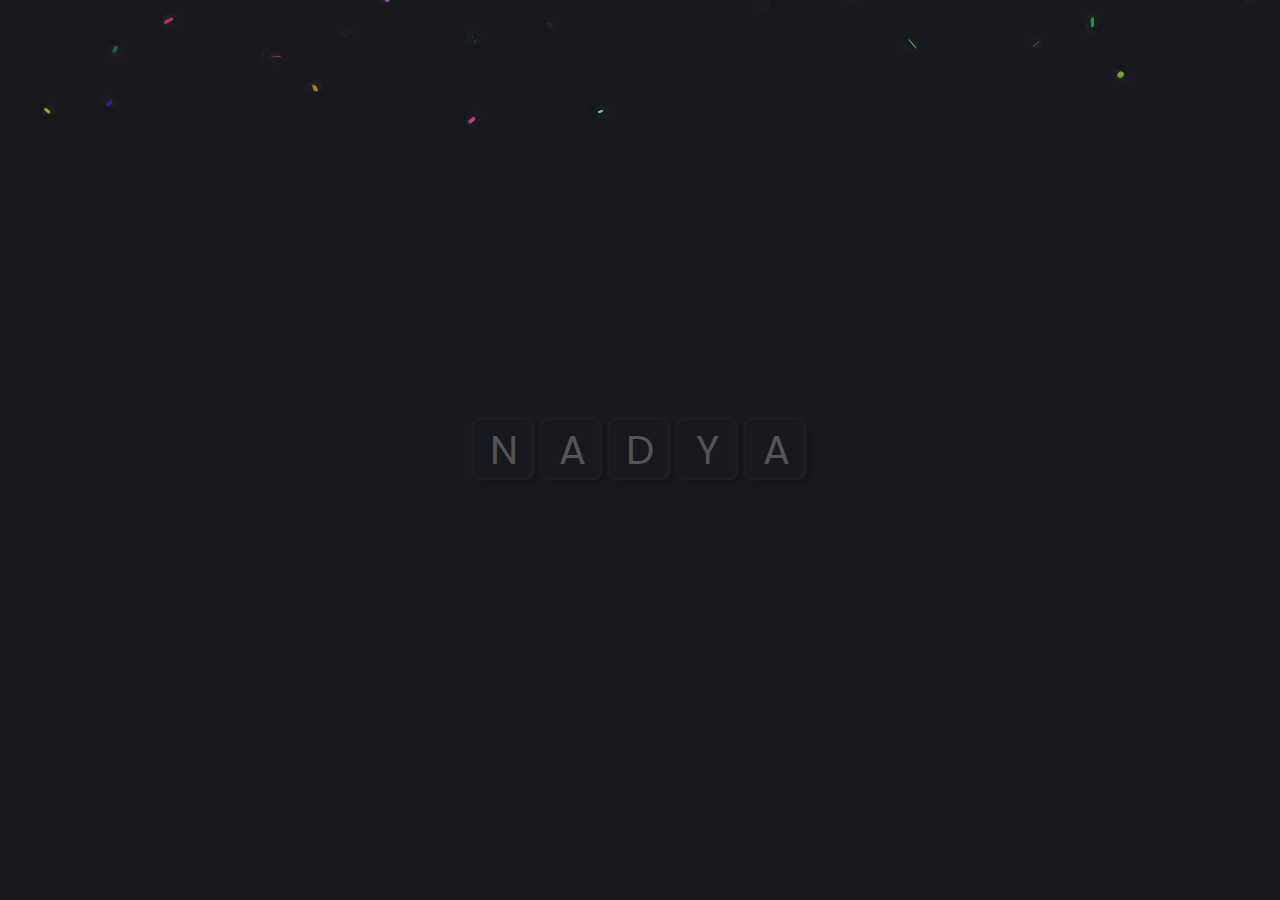
<file: index.html>
<!DOCTYPE html>
<html>

  <head>
    <meta charset="UTF-8">
    <meta content="width=device-width,minimum-scale=1,initial-scale=1" name="viewport" />
    <meta name="apple-mobile-web-app-capable" content="yes">
    <title>Dian Sandi Utama // Dista</title>
    <link rel="canonical" href="https://diansandiutama.github.io" />
    <meta name="description" content="Wajar, namanya juga manusia!" />
    <link rel="apple-touch-icon" sizes="180x180" href="/apple-touch-icon.png" />
    <link rel="icon" type="image/png" sizes="32x32" href="/favicon-32x32.png" />
    <link rel="icon" type="image/png" sizes="16x16" href="/favicon-16x16.png" />
    <link rel="shortcut icon" type="image/x-icon" href="favicon.ico" />
    <style>
    @import url('https://fonts.googleapis.com/css2?family=Poppins:wght@900&display=swap');

    * {
      padding: 0;
      margin: 0;
    }

    body {
      height: 100vh;
      background: #18191f;
      font-family: 'Poppins', sans-serif;
      display: flex;
      justify-content: center;
      align-items: center;
    }

    ul {
      position: relative;
      display: flex;
      justify-content: center;
      align-items: center;
    }

    li {
      list-style: none;
    }

    label {
      position: relative;
    }

    input[type="checkbox"] {
      position: absolute;
      opacity: 0;
      cursor: pointer;
      height: 60px;
      width: 60px;
      z-index: 1;
    }

    div {
      position: relative;
      height: 60px;
      width: 60px;
      background: #18191f;
      color: #555;
      display: flex;
      justify-content: center;
      align-items: center;
      font-size: 40px;
      cursor: pointer;
      margin: 0 4px;
      border-radius: 8px;
      box-shadow: -1px -1px 4px rgba(255, 255, 255, 0.05),
        4px 4px 6px rgba(0, 0, 0, 0.2),
        inset -1px -1px 4px rgba(255, 255, 255, 0.05),
        inset 1px 1px 1px rgba(0, 0, 0, 0.1);
    }

    /* div:before { 
   content: ""; 
   position: absolute; 
   top: 2px; 
   left: 2px; 
   width: 75px; 
   height: 38px; 
   border-top-left-radius: 20px; 
   border-top-right-radius: 20px; 
   background: rgba(255, 255, 255, 0.05); 
 } */

    input[type="checkbox"]:checked~div {
      box-shadow: inset 0 0 2px rgba(255, 255, 255, 0.05),
        inset 4px 4px 6px rgba(0, 0, 0, 0.2);
      color: yellow;
      text-shadow: 0 0 25px yellow, 0 0 40px yellow;
      animation: glow 1.5s linear infinite;
    }

    @keyframes glow {
      0% {
        filter: hue-rotate(0deg);
      }

      100% {
        filter: hue-rotate(360deg);
      }
    }
    </style>
  </head>

  <body>
    <ul>
      <li>
        <input type="checkbox">
        <div>N</div>
      </li>
      <li>
        <input type="checkbox">
        <div>A</div>
      </li>
      <li>
        <input type="checkbox">
        <div>D</div>
      </li>
      <li>
        <input type="checkbox">
        <div>Y</div>
      </li>
      <li>
        <input type="checkbox">
        <div>A</div>
      </li>
    </ul>
    <!-- script src="https://cdn.jsdelivr.net/npm/tsparticles-confetti@2.12.0/tsparticles.confetti.bundle.min.js"></script>
 <script src="https://cdn.jsdelivr.net/npm/canvas-confetti@1.4.0/dist/confetti.browser.min.js"></script> 
 <script> 
 var colors = ["#8b5642", "#6a696b"]; 
  
 function frame() { 
   confetti({ 
     particleCount: 2, 
     angle: 60, 
     spread: 55, 
     origin: { x: 0 }, 
     colors: colors, 
   }); 
   confetti({ 
     particleCount: 2, 
     angle: 120, 
     spread: 55, 
     origin: { x: 1 }, 
     colors: colors, 
   });
   requestAnimationFrame(frame);
 }
  window.onload = frame(); 
</script -->
    <script>
    // https://codepen.io/bananascript/full/EyZeWm
    'use strict';
    window.onload = function() {
      // Globals
      var random = Math.random,
        cos = Math.cos,
        sin = Math.sin,
        PI = Math.PI,
        PI2 = PI * 2,
        timer = undefined,
        frame = undefined,
        confetti = [];
      var particles = 10,
        spread = 30,
        sizeMin = 5,
        sizeMax = 14 - sizeMin,
        eccentricity = 10,
        deviation = 100,
        dxThetaMin = -.1,
        dxThetaMax = -dxThetaMin - dxThetaMin,
        dyMin = .13,
        dyMax = .18,
        dThetaMin = .4,
        dThetaMax = .7 - dThetaMin;

      var colorThemes = [
        function() {
          return color(200 * random() | 0, 200 * random() | 0, 200 * random() | 0);
        },
        function() {
          var black = 200 * random() | 0;
          return color(200, black, black);
        },
        function() {
          var black = 200 * random() | 0;
          return color(black, 200, black);
        },
        function() {
          var black = 200 * random() | 0;
          return color(black, black, 200);
        },
        function() {
          return color(200, 100, 200 * random() | 0);
        },
        function() {
          return color(200 * random() | 0, 200, 200);
        },
        function() {
          var black = 256 * random() | 0;
          return color(black, black, black);
        },
        function() {
          return colorThemes[random() < .5 ? 1 : 2]();
        },
        function() {
          return colorThemes[random() < .5 ? 3 : 5]();
        },
        function() {
          return colorThemes[random() < .5 ? 2 : 4]();
        }
      ];

      function color(r, g, b) {
        return 'rgb(' + r + ',' + g + ',' + b + ')';
      }

      // Cosine interpolation
      function interpolation(a, b, t) {
        return (1 - cos(PI * t)) / 2 * (b - a) + a;
      }

      // Create a 1D Maximal Poisson Disc over [0, 1]
      var radius = 1 / eccentricity,
        radius2 = radius + radius;

      function createPoisson() {
        // domain is the set of points which are still available to pick from
        // D = union{ [d_i, d_i+1] | i is even }
        var domain = [radius, 1 - radius],
          measure = 1 - radius2,
          spline = [0, 1];
        while (measure) {
          var dart = measure * random(),
            i, l, interval, a, b, c, d;

          // Find where dart lies
          for (i = 0, l = domain.length, measure = 0; i < l; i += 2) {
            a = domain[i], b = domain[i + 1], interval = b - a;
            if (dart < measure + interval) {
              spline.push(dart += a - measure);
              break;
            }
            measure += interval;
          }
          c = dart - radius, d = dart + radius;

          // Update the domain
          for (i = domain.length - 1; i > 0; i -= 2) {
            l = i - 1, a = domain[l], b = domain[i];
            // c---d          c---d  Do nothing
            //   c-----d  c-----d    Move interior
            //   c--------------d    Delete interval
            //         c--d          Split interval
            //       a------b
            if (a >= c && a < d)
              if (b > d) domain[l] = d; // Move interior (Left case)
              else domain.splice(l, 2); // Delete interval
            else if (a < c && b > c)
              if (b <= d) domain[i] = c; // Move interior (Right case)
              else domain.splice(i, 0, c, d); // Split interval
          }

          // Re-measure the domain
          for (i = 0, l = domain.length, measure = 0; i < l; i += 2)
            measure += domain[i + 1] - domain[i];
        }

        return spline.sort();
      }

      // Create the overarching container
      var container = document.createElement('div');
      container.style.position = 'fixed';
      container.style.top = '0';
      container.style.left = '0';
      container.style.width = '100%';
      container.style.height = '0';
      container.style.overflow = 'visible';
      container.style.zIndex = '9999';

      // Confetto constructor
      function Confetto(theme) {
        this.frame = 0;
        this.outer = document.createElement('div');
        this.inner = document.createElement('div');
        this.outer.appendChild(this.inner);

        var outerStyle = this.outer.style,
          innerStyle = this.inner.style;
        outerStyle.position = 'absolute';
        outerStyle.width = (sizeMin + sizeMax * random()) + 'px';
        outerStyle.height = (sizeMin + sizeMax * random()) + 'px';
        innerStyle.width = '100%';
        innerStyle.height = '100%';
        innerStyle.backgroundColor = theme();

        outerStyle.perspective = '50px';
        outerStyle.transform = 'rotate(' + (360 * random()) + 'deg)';
        this.axis = 'rotate3D(' +
          cos(360 * random()) + ',' +
          cos(360 * random()) + ',0,';
        this.theta = 360 * random();
        this.dTheta = dThetaMin + dThetaMax * random();
        innerStyle.transform = this.axis + this.theta + 'deg)';

        this.x = window.innerWidth * random();
        this.y = -deviation;
        this.dx = sin(dxThetaMin + dxThetaMax * random());
        this.dy = dyMin + dyMax * random();
        outerStyle.left = this.x + 'px';
        outerStyle.top = this.y + 'px';

        // Create the periodic spline
        this.splineX = createPoisson();
        this.splineY = [];
        for (var i = 1, l = this.splineX.length - 1; i < l; ++i)
          this.splineY[i] = deviation * random();
        this.splineY[0] = this.splineY[l] = deviation * random();

        this.update = function(height, delta) {
          this.frame += delta;
          this.x += this.dx * delta;
          this.y += this.dy * delta;
          this.theta += this.dTheta * delta;

          // Compute spline and convert to polar
          var phi = this.frame % 7777 / 7777,
            i = 0,
            j = 1;
          while (phi >= this.splineX[j]) i = j++;
          var rho = interpolation(
            this.splineY[i],
            this.splineY[j],
            (phi - this.splineX[i]) / (this.splineX[j] - this.splineX[i])
          );
          phi *= PI2;

          outerStyle.left = this.x + rho * cos(phi) + 'px';
          outerStyle.top = this.y + rho * sin(phi) + 'px';
          innerStyle.transform = this.axis + this.theta + 'deg)';
          return this.y > height + deviation;
        };
      }

      function poof() {
        if (!frame) {
          // Append the container
          document.body.appendChild(container);

          // Add confetti
          var theme = colorThemes[0],
            count = 0;
          (function addConfetto() {
            var confetto = new Confetto(theme);
            confetti.push(confetto);
            container.appendChild(confetto.outer);
            timer = setTimeout(addConfetto, spread * random());
          })(0);

          // Start the loop
          var prev = undefined;
          requestAnimationFrame(function loop(timestamp) {
            var delta = prev ? timestamp - prev : 0;
            prev = timestamp;
            var height = window.innerHeight;

            for (var i = confetti.length - 1; i >= 0; --i) {
              if (confetti[i].update(height, delta)) {
                container.removeChild(confetti[i].outer);
                confetti.splice(i, 1);
              }
            }

            if (timer || confetti.length)
              return frame = requestAnimationFrame(loop);

            // Cleanup
            document.body.removeChild(container);
            frame = undefined;
          });
        }
      }

      poof();
    };
    </script>
  </body>

</html>
</file>
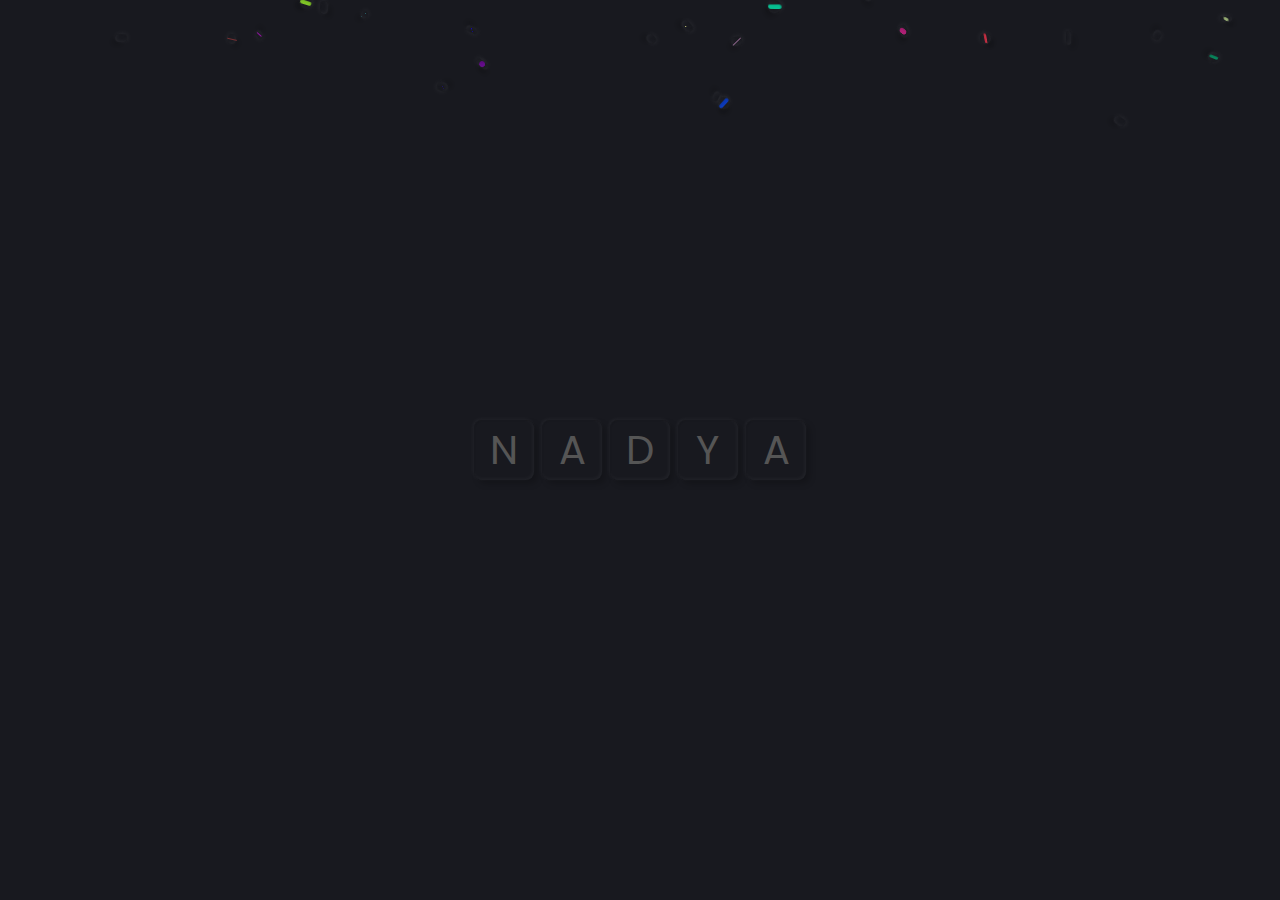
<file: nor/index.html>
<!DOCTYPE html>
<html>

  <head>
    <meta charset="UTF-8">
    <meta content="width=device-width,minimum-scale=1,initial-scale=1" name="viewport" />
    <meta name="apple-mobile-web-app-capable" content="yes">
    <title>Dian Sandi Utama // Dista</title>
    <link rel="canonical" href="https://diansandiutama.github.io" />
    <meta name="description" content="Wajar, namanya juga manusia!" />
    <link rel="apple-touch-icon" sizes="180x180" href="/apple-touch-icon.png" />
    <link rel="icon" type="image/png" sizes="32x32" href="/favicon-32x32.png" />
    <link rel="icon" type="image/png" sizes="16x16" href="/favicon-16x16.png" />
    <link rel="shortcut icon" type="image/x-icon" href="favicon.ico" />
    <style>
    @import url('https://fonts.googleapis.com/css2?family=Poppins:wght@900&display=swap');

    * {
      padding: 0;
      margin: 0;
    }

    body {
      height: 100vh;
      background: #18191f;
      font-family: 'Poppins', sans-serif;
      display: flex;
      justify-content: center;
      align-items: center;
    }

    ul {
      position: relative;
      display: flex;
      justify-content: center;
      align-items: center;
    }

    li {
      list-style: none;
    }

    label {
      position: relative;
    }

    input[type="checkbox"] {
      position: absolute;
      opacity: 0;
      cursor: pointer;
      height: 60px;
      width: 60px;
      z-index: 1;
    }

    div {
      position: relative;
      height: 60px;
      width: 60px;
      background: #18191f;
      color: #555;
      display: flex;
      justify-content: center;
      align-items: center;
      font-size: 40px;
      cursor: pointer;
      margin: 0 4px;
      border-radius: 8px;
      box-shadow: -1px -1px 4px rgba(255, 255, 255, 0.05),
        4px 4px 6px rgba(0, 0, 0, 0.2),
        inset -1px -1px 4px rgba(255, 255, 255, 0.05),
        inset 1px 1px 1px rgba(0, 0, 0, 0.1);
    }

    /* div:before { 
   content: ""; 
   position: absolute; 
   top: 2px; 
   left: 2px; 
   width: 75px; 
   height: 38px; 
   border-top-left-radius: 20px; 
   border-top-right-radius: 20px; 
   background: rgba(255, 255, 255, 0.05); 
 } */

    input[type="checkbox"]:checked~div {
      box-shadow: inset 0 0 2px rgba(255, 255, 255, 0.05),
        inset 4px 4px 6px rgba(0, 0, 0, 0.2);
      color: yellow;
      text-shadow: 0 0 25px yellow, 0 0 40px yellow;
      animation: glow 1.5s linear infinite;
    }

    @keyframes glow {
      0% {
        filter: hue-rotate(0deg);
      }

      100% {
        filter: hue-rotate(360deg);
      }
    }
    </style>
  </head>

  <body>
    <ul>
      <li>
        <input type="checkbox">
        <div>N</div>
      </li>
      <li>
        <input type="checkbox">
        <div>A</div>
      </li>
      <li>
        <input type="checkbox">
        <div>D</div>
      </li>
      <li>
        <input type="checkbox">
        <div>Y</div>
      </li>
      <li>
        <input type="checkbox">
        <div>A</div>
      </li>
    </ul>
    <!-- script src="https://cdn.jsdelivr.net/npm/tsparticles-confetti@2.12.0/tsparticles.confetti.bundle.min.js"></script>
 <script src="https://cdn.jsdelivr.net/npm/canvas-confetti@1.4.0/dist/confetti.browser.min.js"></script> 
 <script> 
 var colors = ["#8b5642", "#6a696b"]; 
  
 function frame() { 
   confetti({ 
     particleCount: 2, 
     angle: 60, 
     spread: 55, 
     origin: { x: 0 }, 
     colors: colors, 
   }); 
   confetti({ 
     particleCount: 2, 
     angle: 120, 
     spread: 55, 
     origin: { x: 1 }, 
     colors: colors, 
   });
   requestAnimationFrame(frame);
 }
  window.onload = frame(); 
</script -->
    <script>
    // https://codepen.io/bananascript/full/EyZeWm
    'use strict';
    window.onload = function() {
      // Globals
      var random = Math.random,
        cos = Math.cos,
        sin = Math.sin,
        PI = Math.PI,
        PI2 = PI * 2,
        timer = undefined,
        frame = undefined,
        confetti = [];
      var particles = 10,
        spread = 30,
        sizeMin = 5,
        sizeMax = 14 - sizeMin,
        eccentricity = 10,
        deviation = 100,
        dxThetaMin = -.1,
        dxThetaMax = -dxThetaMin - dxThetaMin,
        dyMin = .13,
        dyMax = .18,
        dThetaMin = .4,
        dThetaMax = .7 - dThetaMin;

      var colorThemes = [
        function() {
          return color(200 * random() | 0, 200 * random() | 0, 200 * random() | 0);
        },
        function() {
          var black = 200 * random() | 0;
          return color(200, black, black);
        },
        function() {
          var black = 200 * random() | 0;
          return color(black, 200, black);
        },
        function() {
          var black = 200 * random() | 0;
          return color(black, black, 200);
        },
        function() {
          return color(200, 100, 200 * random() | 0);
        },
        function() {
          return color(200 * random() | 0, 200, 200);
        },
        function() {
          var black = 256 * random() | 0;
          return color(black, black, black);
        },
        function() {
          return colorThemes[random() < .5 ? 1 : 2]();
        },
        function() {
          return colorThemes[random() < .5 ? 3 : 5]();
        },
        function() {
          return colorThemes[random() < .5 ? 2 : 4]();
        }
      ];

      function color(r, g, b) {
        return 'rgb(' + r + ',' + g + ',' + b + ')';
      }

      // Cosine interpolation
      function interpolation(a, b, t) {
        return (1 - cos(PI * t)) / 2 * (b - a) + a;
      }

      // Create a 1D Maximal Poisson Disc over [0, 1]
      var radius = 1 / eccentricity,
        radius2 = radius + radius;

      function createPoisson() {
        // domain is the set of points which are still available to pick from
        // D = union{ [d_i, d_i+1] | i is even }
        var domain = [radius, 1 - radius],
          measure = 1 - radius2,
          spline = [0, 1];
        while (measure) {
          var dart = measure * random(),
            i, l, interval, a, b, c, d;

          // Find where dart lies
          for (i = 0, l = domain.length, measure = 0; i < l; i += 2) {
            a = domain[i], b = domain[i + 1], interval = b - a;
            if (dart < measure + interval) {
              spline.push(dart += a - measure);
              break;
            }
            measure += interval;
          }
          c = dart - radius, d = dart + radius;

          // Update the domain
          for (i = domain.length - 1; i > 0; i -= 2) {
            l = i - 1, a = domain[l], b = domain[i];
            // c---d          c---d  Do nothing
            //   c-----d  c-----d    Move interior
            //   c--------------d    Delete interval
            //         c--d          Split interval
            //       a------b
            if (a >= c && a < d)
              if (b > d) domain[l] = d; // Move interior (Left case)
              else domain.splice(l, 2); // Delete interval
            else if (a < c && b > c)
              if (b <= d) domain[i] = c; // Move interior (Right case)
              else domain.splice(i, 0, c, d); // Split interval
          }

          // Re-measure the domain
          for (i = 0, l = domain.length, measure = 0; i < l; i += 2)
            measure += domain[i + 1] - domain[i];
        }

        return spline.sort();
      }

      // Create the overarching container
      var container = document.createElement('div');
      container.style.position = 'fixed';
      container.style.top = '0';
      container.style.left = '0';
      container.style.width = '100%';
      container.style.height = '0';
      container.style.overflow = 'visible';
      container.style.zIndex = '9999';

      // Confetto constructor
      function Confetto(theme) {
        this.frame = 0;
        this.outer = document.createElement('div');
        this.inner = document.createElement('div');
        this.outer.appendChild(this.inner);

        var outerStyle = this.outer.style,
          innerStyle = this.inner.style;
        outerStyle.position = 'absolute';
        outerStyle.width = (sizeMin + sizeMax * random()) + 'px';
        outerStyle.height = (sizeMin + sizeMax * random()) + 'px';
        innerStyle.width = '100%';
        innerStyle.height = '100%';
        innerStyle.backgroundColor = theme();

        outerStyle.perspective = '50px';
        outerStyle.transform = 'rotate(' + (360 * random()) + 'deg)';
        this.axis = 'rotate3D(' +
          cos(360 * random()) + ',' +
          cos(360 * random()) + ',0,';
        this.theta = 360 * random();
        this.dTheta = dThetaMin + dThetaMax * random();
        innerStyle.transform = this.axis + this.theta + 'deg)';

        this.x = window.innerWidth * random();
        this.y = -deviation;
        this.dx = sin(dxThetaMin + dxThetaMax * random());
        this.dy = dyMin + dyMax * random();
        outerStyle.left = this.x + 'px';
        outerStyle.top = this.y + 'px';

        // Create the periodic spline
        this.splineX = createPoisson();
        this.splineY = [];
        for (var i = 1, l = this.splineX.length - 1; i < l; ++i)
          this.splineY[i] = deviation * random();
        this.splineY[0] = this.splineY[l] = deviation * random();

        this.update = function(height, delta) {
          this.frame += delta;
          this.x += this.dx * delta;
          this.y += this.dy * delta;
          this.theta += this.dTheta * delta;

          // Compute spline and convert to polar
          var phi = this.frame % 7777 / 7777,
            i = 0,
            j = 1;
          while (phi >= this.splineX[j]) i = j++;
          var rho = interpolation(
            this.splineY[i],
            this.splineY[j],
            (phi - this.splineX[i]) / (this.splineX[j] - this.splineX[i])
          );
          phi *= PI2;

          outerStyle.left = this.x + rho * cos(phi) + 'px';
          outerStyle.top = this.y + rho * sin(phi) + 'px';
          innerStyle.transform = this.axis + this.theta + 'deg)';
          return this.y > height + deviation;
        };
      }

      function poof() {
        if (!frame) {
          // Append the container
          document.body.appendChild(container);

          // Add confetti
          var theme = colorThemes[0],
            count = 0;
          (function addConfetto() {
            var confetto = new Confetto(theme);
            confetti.push(confetto);
            container.appendChild(confetto.outer);
            timer = setTimeout(addConfetto, spread * random());
          })(0);

          // Start the loop
          var prev = undefined;
          requestAnimationFrame(function loop(timestamp) {
            var delta = prev ? timestamp - prev : 0;
            prev = timestamp;
            var height = window.innerHeight;

            for (var i = confetti.length - 1; i >= 0; --i) {
              if (confetti[i].update(height, delta)) {
                container.removeChild(confetti[i].outer);
                confetti.splice(i, 1);
              }
            }

            if (timer || confetti.length)
              return frame = requestAnimationFrame(loop);

            // Cleanup
            document.body.removeChild(container);
            frame = undefined;
          });
        }
      }

      poof();
    };
    </script>
  </body>

</html>
</file>
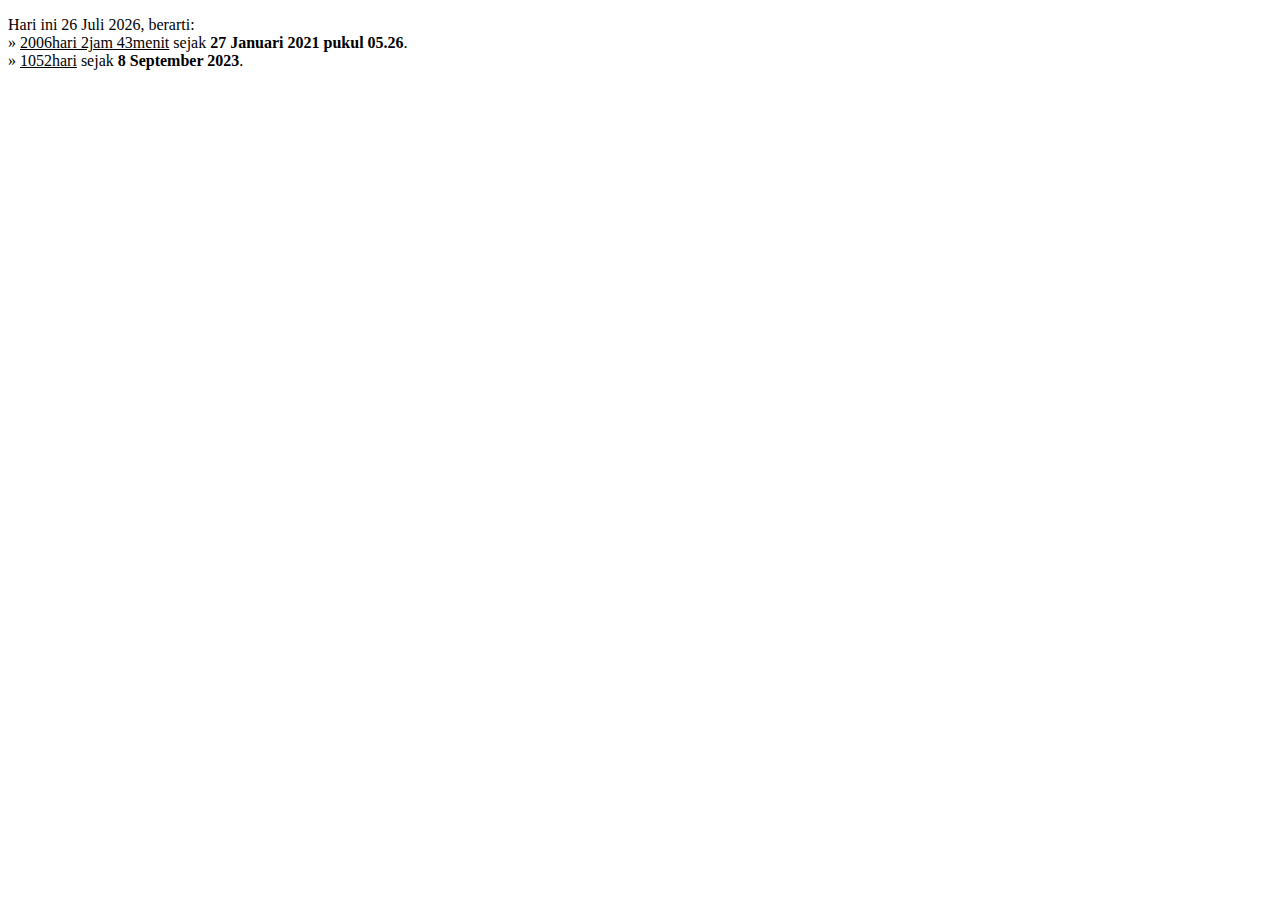
<file: alert-me.html>
<!DOCTYPE html>
<html>

<head>
  <meta charset="UTF-8">
  <title>Alert</title>
  <meta name="viewport" content="width=device-width, initial-scale=1">
  <title></title>
</head>

<body>
  <p id="first"></p>
  <script>
    function a() {
      var c = 0;
      return function() {
        return c < b.length ? {
          done: !1,
          value: b[c++]
        } : {
          done: !0
        }
      }
    }
    var d = new Date("9/8/2023");
    h = new Date("2021-01-27T05:26:00");
    now = new Date;
    diffTime = Math.abs(now.valueOf() - h.valueOf());
    day = diffTime / 864E5;
    hours = day % 1 * 24;
    minutes = hours % 1 * 60;
    var e, b = [Math.floor(day), Math.floor(hours), Math.floor(minutes)],
      f = "undefined" != typeof Symbol && Symbol.iterator && b[Symbol.iterator];
    if (f) e = f.call(b);
    else if ("number" == typeof b.length) e = {
      next: a()
    };
    else throw Error(String(b) + " is not an iterable or ArrayLike");
    day = e.next().value;
    hours = e.next().value;
    minutes = e.next().value;
    document.getElementById("first").innerHTML = "Hari ini " + now.toLocaleDateString("id-ID", {
      day: "numeric",
      month: "long",
      year: "numeric"
    }) + ", berarti:<br/>» <u>" + day + "hari " + hours + "jam " + minutes + "menit</u> sejak <b>" + h.toLocaleDateString("id-ID", {
      hour: "numeric",
      minute: "numeric",
      day: "numeric",
      month: "long",
      year: "numeric"
    }) + "</b>.<br/>» <u>" + Math.ceil((d.getTime() - now.getTime()) / -86400001 - 1) + "hari</u> sejak <b>" + d.toLocaleDateString("id-ID", {
      day: "numeric",
      month: "long",
      year: "numeric"
    }) + "</b>.";
  </script>
</body>

</html>
</file>
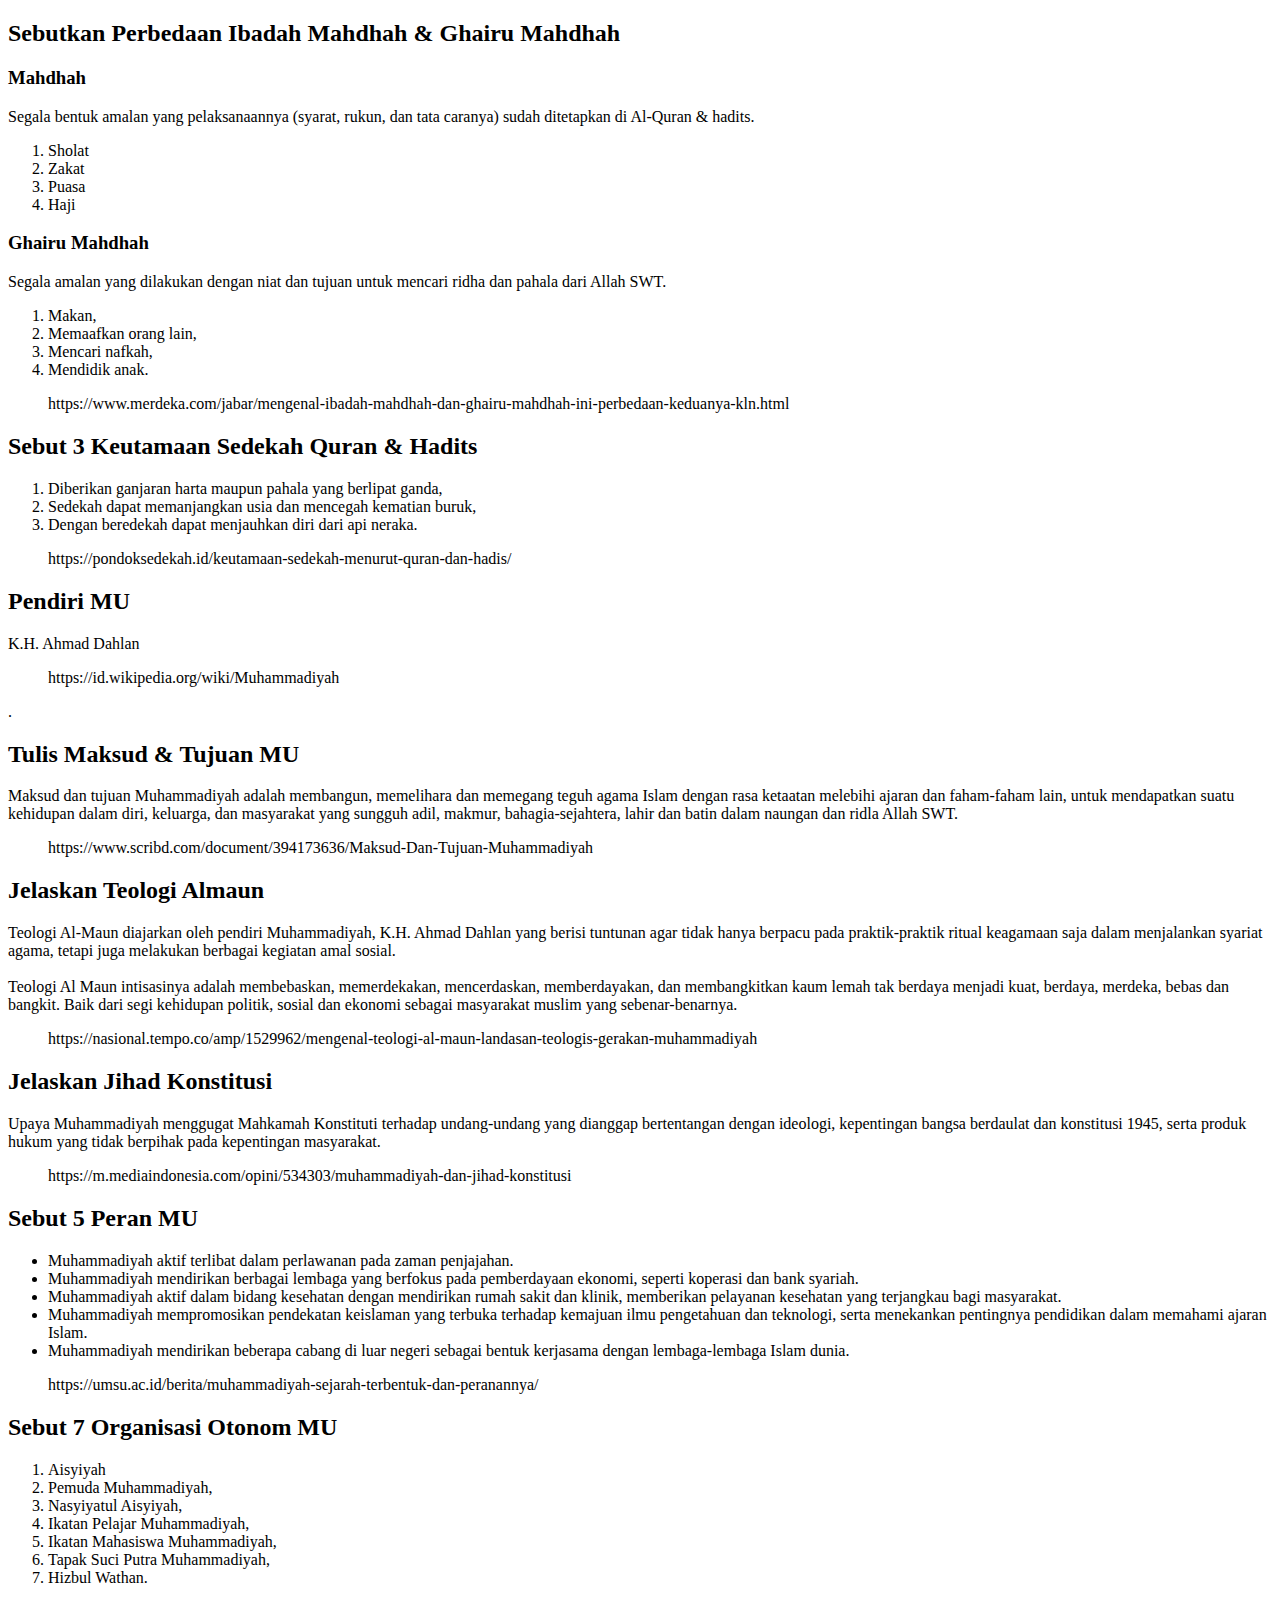
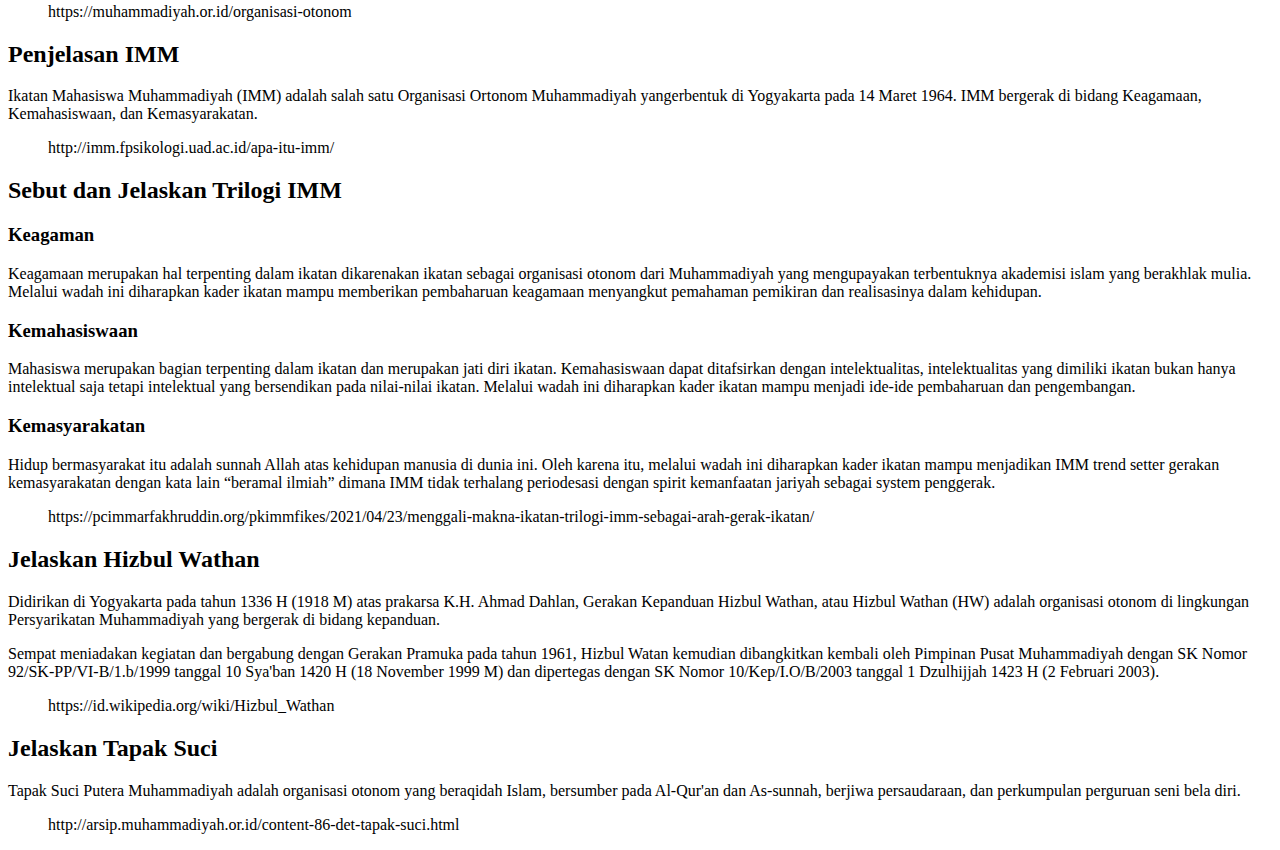
<file: ckck.html>
<!DOCTYPE html>
<html>

<head>
  <meta charset="UTF-8">
  <meta name="viewport" content="width=device-width, initial-scale=1">
  <title>Jawaban Essai</title>
</head>

<body>
  <h2>Sebutkan Perbedaan Ibadah Mahdhah & Ghairu Mahdhah</h2>
  <h3>Mahdhah</h3>
  Segala bentuk amalan yang pelaksanaannya (syarat, rukun, dan tata caranya) sudah ditetapkan di Al-Quran & hadits.
  <ol>
    <li>Sholat</li>
    <li>Zakat</li>
    <li>Puasa</li>
    <li>Haji</li>
  </ol>
  <h3>Ghairu Mahdhah</h3>
  Segala amalan yang dilakukan dengan niat dan tujuan untuk mencari ridha dan pahala dari Allah SWT.
  <ol>
    <li>Makan,</li>
    <li>Memaafkan orang lain,</li>
    <li>Mencari nafkah,</li>
    <li>Mendidik anak.</li>
  </ol>
  <blockquote>
    https://www.merdeka.com/jabar/mengenal-ibadah-mahdhah-dan-ghairu-mahdhah-ini-perbedaan-keduanya-kln.html
  </blockquote>
  <h2>Sebut 3 Keutamaan Sedekah Quran & Hadits</h2>
  <ol>
    <li>Diberikan ganjaran harta maupun pahala yang berlipat ganda,</li>
    <li>Sedekah dapat memanjangkan usia dan mencegah kematian buruk,</li>
    <li>Dengan beredekah dapat menjauhkan diri dari api neraka.</li>
  </ol>
  <blockquote>
    https://pondoksedekah.id/keutamaan-sedekah-menurut-quran-dan-hadis/
  </blockquote>
  <h2>Pendiri MU</h2>
  K.H. Ahmad Dahlan
  <blockquote>https://id.wikipedia.org/wiki/Muhammadiyah</blockquote>.
  <h2>Tulis Maksud & Tujuan MU</h2>
  Maksud dan tujuan Muhammadiyah adalah membangun, memelihara dan memegang teguh agama Islam dengan rasa ketaatan melebihi ajaran dan faham-faham lain, untuk mendapatkan suatu kehidupan dalam diri, keluarga, dan masyarakat yang sungguh adil, makmur, bahagia-sejahtera, lahir dan batin dalam naungan dan ridla Allah SWT.
  <blockquote>https://www.scribd.com/document/394173636/Maksud-Dan-Tujuan-Muhammadiyah
  </blockquote>
  <h2>Jelaskan Teologi Almaun</h2>
  Teologi Al-Maun diajarkan oleh pendiri Muhammadiyah, K.H. Ahmad Dahlan yang berisi tuntunan agar tidak hanya berpacu pada praktik-praktik ritual keagamaan saja dalam menjalankan syariat agama, tetapi juga melakukan berbagai kegiatan amal sosial.
  <br/><br/>
  Teologi Al Maun intisasinya adalah membebaskan, memerdekakan, mencerdaskan, memberdayakan, dan membangkitkan kaum lemah tak berdaya menjadi kuat, berdaya, merdeka, bebas dan bangkit. Baik dari segi kehidupan politik, sosial dan ekonomi sebagai masyarakat muslim yang sebenar-benarnya.
  <blockquote>https://nasional.tempo.co/amp/1529962/mengenal-teologi-al-maun-landasan-teologis-gerakan-muhammadiyah</blockquote>
  <h2>Jelaskan Jihad Konstitusi</h2>
  Upaya Muhammadiyah menggugat Mahkamah Konstituti terhadap undang-undang yang dianggap bertentangan dengan ideologi, kepentingan bangsa berdaulat dan konstitusi 1945, serta produk hukum yang tidak berpihak pada kepentingan masyarakat.
  <blockquote>https://m.mediaindonesia.com/opini/534303/muhammadiyah-dan-jihad-konstitusi</blockquote>
  <h2>Sebut 5 Peran MU</h2>
  <ul>
    <li>Muhammadiyah aktif terlibat dalam perlawanan pada zaman penjajahan.</li>
    <li>Muhammadiyah mendirikan berbagai lembaga yang berfokus pada pemberdayaan ekonomi, seperti koperasi dan bank syariah.</li>
    <li>Muhammadiyah aktif dalam bidang kesehatan dengan mendirikan rumah sakit dan klinik, memberikan pelayanan kesehatan yang terjangkau bagi masyarakat.</li>
    <li>Muhammadiyah mempromosikan pendekatan keislaman yang terbuka terhadap kemajuan ilmu pengetahuan dan teknologi, serta menekankan pentingnya pendidikan dalam memahami ajaran Islam.</li>
    <li>Muhammadiyah mendirikan beberapa cabang di luar negeri sebagai bentuk kerjasama dengan lembaga-lembaga Islam dunia.</li>
  </ul>
  <blockquote>https://umsu.ac.id/berita/muhammadiyah-sejarah-terbentuk-dan-peranannya/</blockquote>
  <h2>Sebut 7 Organisasi Otonom MU</h2>
  <ol>
    <li>Aisyiyah</li>
    <li>Pemuda Muhammadiyah,</li>
    <li>Nasyiyatul Aisyiyah,</li>
    <li>Ikatan Pelajar Muhammadiyah,</li>
    <li>Ikatan Mahasiswa Muhammadiyah,</li>
    <li>Tapak Suci Putra Muhammadiyah,</li>
    <li>Hizbul Wathan.</li>
  </ol>
  <blockquote>https://muhammadiyah.or.id/organisasi-otonom</blockquote>
  <h2>Penjelasan IMM</h2>
  Ikatan Mahasiswa Muhammadiyah (IMM) adalah salah satu Organisasi Ortonom Muhammadiyah yangerbentuk di Yogyakarta  pada 14 Maret 1964. IMM bergerak di bidang Keagamaan, Kemahasiswaan, dan Kemasyarakatan.
  <blockquote>http://imm.fpsikologi.uad.ac.id/apa-itu-imm/
  </blockquote>
  <h2>Sebut dan Jelaskan Trilogi IMM</h2>
<h3>Keagaman</h3>
Keagamaan merupakan hal terpenting dalam ikatan dikarenakan ikatan sebagai organisasi otonom dari Muhammadiyah yang mengupayakan terbentuknya akademisi islam yang berakhlak mulia. Melalui wadah ini diharapkan kader ikatan mampu memberikan pembaharuan keagamaan menyangkut pemahaman pemikiran dan realisasinya dalam kehidupan. 
<h3>Kemahasiswaan</h3>
Mahasiswa merupakan bagian terpenting dalam ikatan dan merupakan jati diri ikatan. Kemahasiswaan dapat ditafsirkan dengan intelektualitas, intelektualitas yang dimiliki ikatan bukan hanya intelektual saja tetapi intelektual yang bersendikan pada nilai-nilai ikatan. Melalui wadah ini diharapkan kader ikatan mampu menjadi ide-ide pembaharuan dan pengembangan.
<h3>Kemasyarakatan</h3>
Hidup bermasyarakat itu adalah sunnah Allah atas kehidupan manusia di dunia ini. Oleh karena itu, melalui wadah ini diharapkan kader ikatan mampu menjadikan IMM trend setter gerakan kemasyarakatan dengan kata lain “beramal ilmiah” dimana IMM tidak terhalang periodesasi dengan spirit kemanfaatan jariyah sebagai system penggerak.
  <blockquote>https://pcimmarfakhruddin.org/pkimmfikes/2021/04/23/menggali-makna-ikatan-trilogi-imm-sebagai-arah-gerak-ikatan/</blockquote>
  <h2>Jelaskan Hizbul Wathan</h2>
  <p>Didirikan di Yogyakarta pada tahun 1336 H (1918 M) atas prakarsa K.H. Ahmad Dahlan, Gerakan Kepanduan Hizbul Wathan, atau Hizbul Wathan (HW) adalah organisasi otonom di lingkungan Persyarikatan Muhammadiyah yang bergerak di bidang kepanduan.</p>
  <p>Sempat meniadakan kegiatan dan bergabung dengan Gerakan Pramuka pada tahun 1961, Hizbul Watan kemudian dibangkitkan kembali oleh Pimpinan Pusat Muhammadiyah dengan SK Nomor 92/SK-PP/VI-B/1.b/1999 tanggal 10 Sya'ban 1420 H (18 November 1999 M) dan dipertegas dengan SK Nomor 10/Kep/I.O/B/2003 tanggal 1 Dzulhijjah 1423 H (2 Februari 2003).</p>
  <blockquote>https://id.wikipedia.org/wiki/Hizbul_Wathan</blockquote>
  <h2>Jelaskan Tapak Suci</h2>
  Tapak Suci Putera Muhammadiyah adalah organisasi otonom yang beraqidah Islam, bersumber pada Al-Qur'an dan As-sunnah, berjiwa persaudaraan, dan perkumpulan perguruan seni bela diri.
  <blockquote>http://arsip.muhammadiyah.or.id/content-86-det-tapak-suci.html</blockquote>
</body>

</html>
</file>
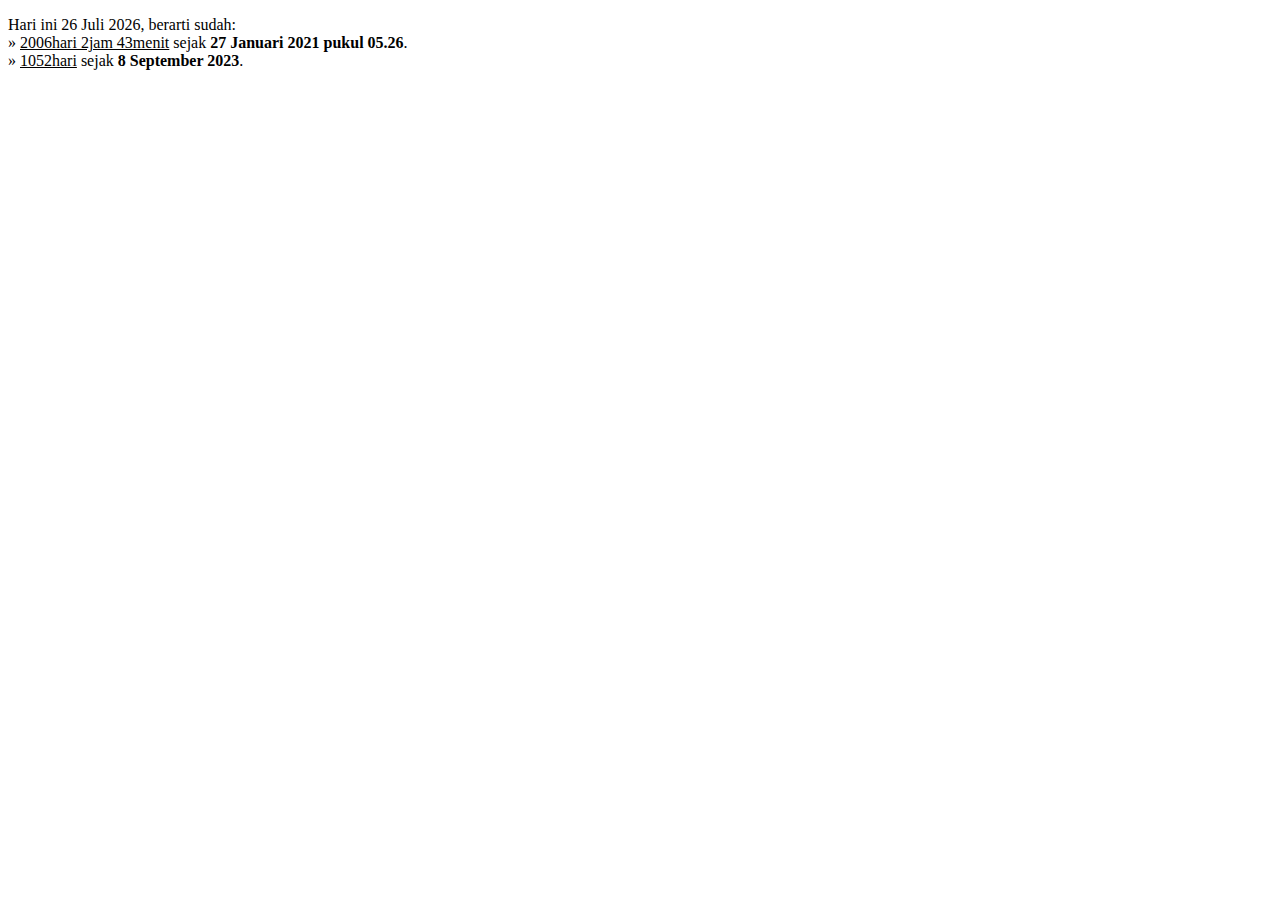
<file: reminder.html>
<!DOCTYPE html>
<html>

<head>
  <meta charset="UTF-8">
  <title>Remind Me</title>
  <meta name="viewport" content="width=device-width, initial-scale=1">
  <title></title>
</head>

<body>
  <p id="first"></p>
  <script>
    function a() {
      var c = 0;
      return function() {
        return c < b.length ? {
          done: !1,
          value: b[c++]
        } : {
          done: !0
        }
      }
    }
    var d = new Date("9/8/2023");
    h = new Date("2021-01-27T05:26:00");
    now = new Date;
    diffTime = Math.abs(now.valueOf() - h.valueOf());
    day = diffTime / 864E5;
    hours = day % 1 * 24;
    minutes = hours % 1 * 60;
    var e, b = [Math.floor(day), Math.floor(hours), Math.floor(minutes)],
      f = "undefined" != typeof Symbol && Symbol.iterator && b[Symbol.iterator];
    if (f) e = f.call(b);
    else if ("number" == typeof b.length) e = {
      next: a()
    };
    else throw Error(String(b) + " is not an iterable or ArrayLike");
    day = e.next().value;
    hours = e.next().value;
    minutes = e.next().value;
    document.getElementById("first").innerHTML = "Hari ini " + now.toLocaleDateString("id-ID", {
      day: "numeric",
      month: "long",
      year: "numeric"
    }) + ", berarti sudah:<br/>» <u>" + day + "hari " + hours + "jam " + minutes + "menit</u> sejak <b>" + h.toLocaleDateString("id-ID", {
      hour: "numeric",
      minute: "numeric",
      day: "numeric",
      month: "long",
      year: "numeric"
    }) + "</b>.<br/>» <u>" + Math.ceil((d.getTime() - now.getTime()) / -86400001 - 1) + "hari</u> sejak <b>" + d.toLocaleDateString("id-ID", {
      day: "numeric",
      month: "long",
      year: "numeric"
    }) + "</b>.";
  </script>
</body>

</html>
</file>
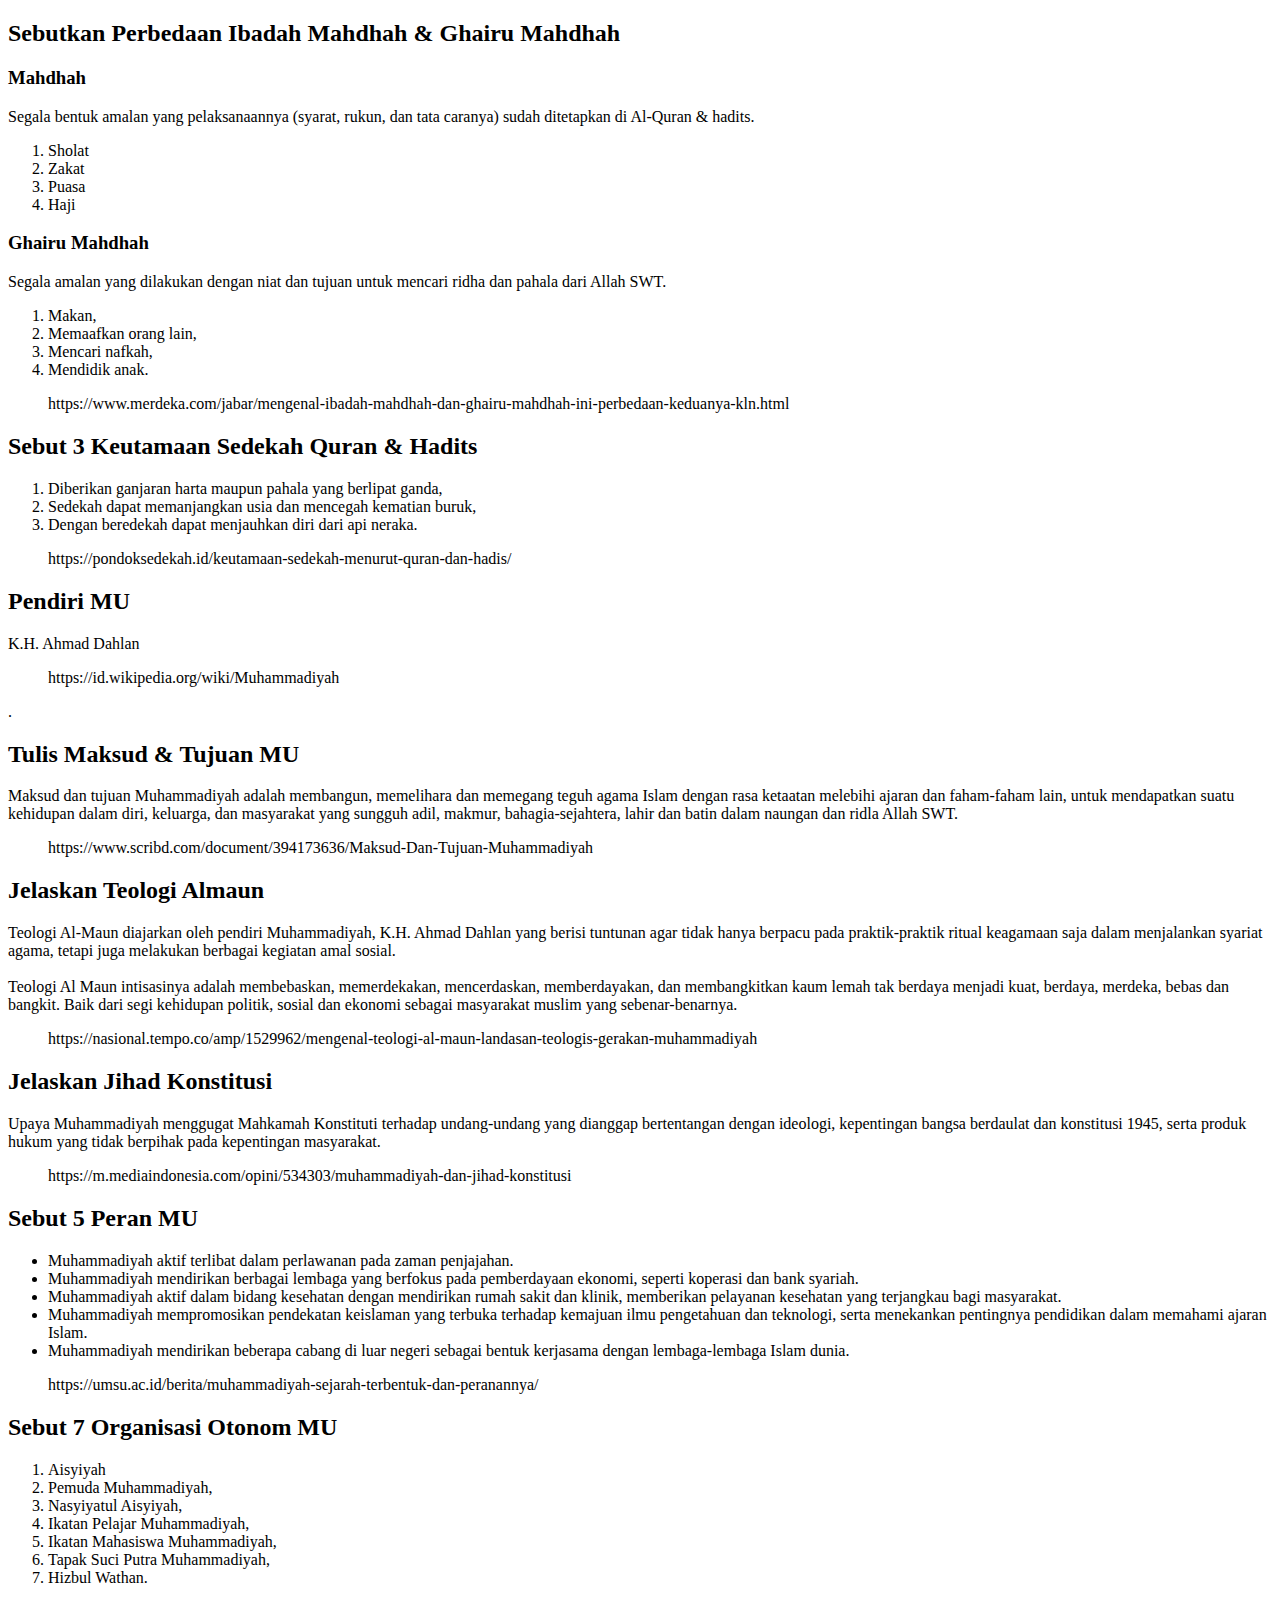
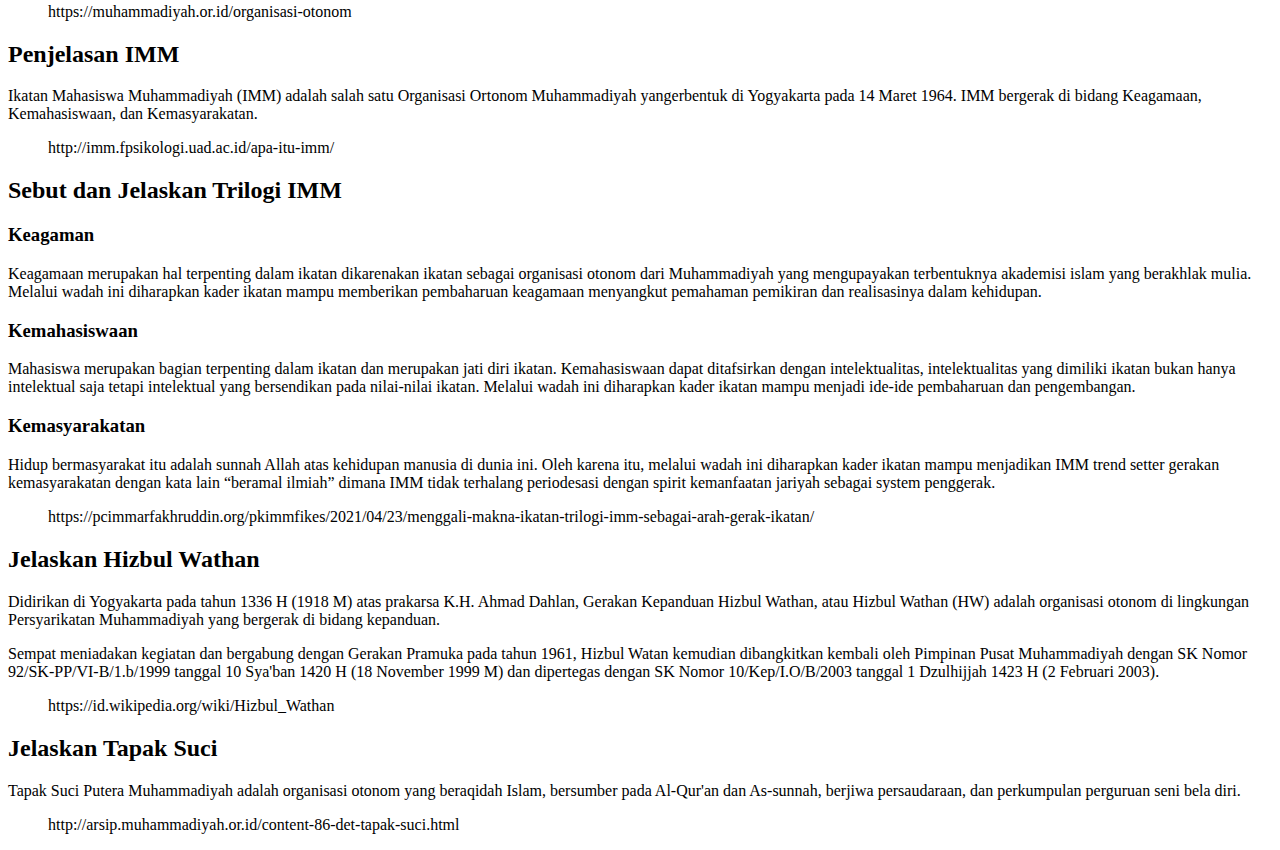
<file: nor/ckck.html>
<!DOCTYPE html>
<html>

<head>
  <meta charset="UTF-8">
  <meta name="viewport" content="width=device-width, initial-scale=1">
  <title>Jawaban Essai</title>
</head>

<body>
  <h2>Sebutkan Perbedaan Ibadah Mahdhah & Ghairu Mahdhah</h2>
  <h3>Mahdhah</h3>
  Segala bentuk amalan yang pelaksanaannya (syarat, rukun, dan tata caranya) sudah ditetapkan di Al-Quran & hadits.
  <ol>
    <li>Sholat</li>
    <li>Zakat</li>
    <li>Puasa</li>
    <li>Haji</li>
  </ol>
  <h3>Ghairu Mahdhah</h3>
  Segala amalan yang dilakukan dengan niat dan tujuan untuk mencari ridha dan pahala dari Allah SWT.
  <ol>
    <li>Makan,</li>
    <li>Memaafkan orang lain,</li>
    <li>Mencari nafkah,</li>
    <li>Mendidik anak.</li>
  </ol>
  <blockquote>
    https://www.merdeka.com/jabar/mengenal-ibadah-mahdhah-dan-ghairu-mahdhah-ini-perbedaan-keduanya-kln.html
  </blockquote>
  <h2>Sebut 3 Keutamaan Sedekah Quran & Hadits</h2>
  <ol>
    <li>Diberikan ganjaran harta maupun pahala yang berlipat ganda,</li>
    <li>Sedekah dapat memanjangkan usia dan mencegah kematian buruk,</li>
    <li>Dengan beredekah dapat menjauhkan diri dari api neraka.</li>
  </ol>
  <blockquote>
    https://pondoksedekah.id/keutamaan-sedekah-menurut-quran-dan-hadis/
  </blockquote>
  <h2>Pendiri MU</h2>
  K.H. Ahmad Dahlan
  <blockquote>https://id.wikipedia.org/wiki/Muhammadiyah</blockquote>.
  <h2>Tulis Maksud & Tujuan MU</h2>
  Maksud dan tujuan Muhammadiyah adalah membangun, memelihara dan memegang teguh agama Islam dengan rasa ketaatan melebihi ajaran dan faham-faham lain, untuk mendapatkan suatu kehidupan dalam diri, keluarga, dan masyarakat yang sungguh adil, makmur, bahagia-sejahtera, lahir dan batin dalam naungan dan ridla Allah SWT.
  <blockquote>https://www.scribd.com/document/394173636/Maksud-Dan-Tujuan-Muhammadiyah
  </blockquote>
  <h2>Jelaskan Teologi Almaun</h2>
  Teologi Al-Maun diajarkan oleh pendiri Muhammadiyah, K.H. Ahmad Dahlan yang berisi tuntunan agar tidak hanya berpacu pada praktik-praktik ritual keagamaan saja dalam menjalankan syariat agama, tetapi juga melakukan berbagai kegiatan amal sosial.
  <br/><br/>
  Teologi Al Maun intisasinya adalah membebaskan, memerdekakan, mencerdaskan, memberdayakan, dan membangkitkan kaum lemah tak berdaya menjadi kuat, berdaya, merdeka, bebas dan bangkit. Baik dari segi kehidupan politik, sosial dan ekonomi sebagai masyarakat muslim yang sebenar-benarnya.
  <blockquote>https://nasional.tempo.co/amp/1529962/mengenal-teologi-al-maun-landasan-teologis-gerakan-muhammadiyah</blockquote>
  <h2>Jelaskan Jihad Konstitusi</h2>
  Upaya Muhammadiyah menggugat Mahkamah Konstituti terhadap undang-undang yang dianggap bertentangan dengan ideologi, kepentingan bangsa berdaulat dan konstitusi 1945, serta produk hukum yang tidak berpihak pada kepentingan masyarakat.
  <blockquote>https://m.mediaindonesia.com/opini/534303/muhammadiyah-dan-jihad-konstitusi</blockquote>
  <h2>Sebut 5 Peran MU</h2>
  <ul>
    <li>Muhammadiyah aktif terlibat dalam perlawanan pada zaman penjajahan.</li>
    <li>Muhammadiyah mendirikan berbagai lembaga yang berfokus pada pemberdayaan ekonomi, seperti koperasi dan bank syariah.</li>
    <li>Muhammadiyah aktif dalam bidang kesehatan dengan mendirikan rumah sakit dan klinik, memberikan pelayanan kesehatan yang terjangkau bagi masyarakat.</li>
    <li>Muhammadiyah mempromosikan pendekatan keislaman yang terbuka terhadap kemajuan ilmu pengetahuan dan teknologi, serta menekankan pentingnya pendidikan dalam memahami ajaran Islam.</li>
    <li>Muhammadiyah mendirikan beberapa cabang di luar negeri sebagai bentuk kerjasama dengan lembaga-lembaga Islam dunia.</li>
  </ul>
  <blockquote>https://umsu.ac.id/berita/muhammadiyah-sejarah-terbentuk-dan-peranannya/</blockquote>
  <h2>Sebut 7 Organisasi Otonom MU</h2>
  <ol>
    <li>Aisyiyah</li>
    <li>Pemuda Muhammadiyah,</li>
    <li>Nasyiyatul Aisyiyah,</li>
    <li>Ikatan Pelajar Muhammadiyah,</li>
    <li>Ikatan Mahasiswa Muhammadiyah,</li>
    <li>Tapak Suci Putra Muhammadiyah,</li>
    <li>Hizbul Wathan.</li>
  </ol>
  <blockquote>https://muhammadiyah.or.id/organisasi-otonom</blockquote>
  <h2>Penjelasan IMM</h2>
  Ikatan Mahasiswa Muhammadiyah (IMM) adalah salah satu Organisasi Ortonom Muhammadiyah yangerbentuk di Yogyakarta  pada 14 Maret 1964. IMM bergerak di bidang Keagamaan, Kemahasiswaan, dan Kemasyarakatan.
  <blockquote>http://imm.fpsikologi.uad.ac.id/apa-itu-imm/
  </blockquote>
  <h2>Sebut dan Jelaskan Trilogi IMM</h2>
<h3>Keagaman</h3>
Keagamaan merupakan hal terpenting dalam ikatan dikarenakan ikatan sebagai organisasi otonom dari Muhammadiyah yang mengupayakan terbentuknya akademisi islam yang berakhlak mulia. Melalui wadah ini diharapkan kader ikatan mampu memberikan pembaharuan keagamaan menyangkut pemahaman pemikiran dan realisasinya dalam kehidupan. 
<h3>Kemahasiswaan</h3>
Mahasiswa merupakan bagian terpenting dalam ikatan dan merupakan jati diri ikatan. Kemahasiswaan dapat ditafsirkan dengan intelektualitas, intelektualitas yang dimiliki ikatan bukan hanya intelektual saja tetapi intelektual yang bersendikan pada nilai-nilai ikatan. Melalui wadah ini diharapkan kader ikatan mampu menjadi ide-ide pembaharuan dan pengembangan.
<h3>Kemasyarakatan</h3>
Hidup bermasyarakat itu adalah sunnah Allah atas kehidupan manusia di dunia ini. Oleh karena itu, melalui wadah ini diharapkan kader ikatan mampu menjadikan IMM trend setter gerakan kemasyarakatan dengan kata lain “beramal ilmiah” dimana IMM tidak terhalang periodesasi dengan spirit kemanfaatan jariyah sebagai system penggerak.
  <blockquote>https://pcimmarfakhruddin.org/pkimmfikes/2021/04/23/menggali-makna-ikatan-trilogi-imm-sebagai-arah-gerak-ikatan/</blockquote>
  <h2>Jelaskan Hizbul Wathan</h2>
  <p>Didirikan di Yogyakarta pada tahun 1336 H (1918 M) atas prakarsa K.H. Ahmad Dahlan, Gerakan Kepanduan Hizbul Wathan, atau Hizbul Wathan (HW) adalah organisasi otonom di lingkungan Persyarikatan Muhammadiyah yang bergerak di bidang kepanduan.</p>
  <p>Sempat meniadakan kegiatan dan bergabung dengan Gerakan Pramuka pada tahun 1961, Hizbul Watan kemudian dibangkitkan kembali oleh Pimpinan Pusat Muhammadiyah dengan SK Nomor 92/SK-PP/VI-B/1.b/1999 tanggal 10 Sya'ban 1420 H (18 November 1999 M) dan dipertegas dengan SK Nomor 10/Kep/I.O/B/2003 tanggal 1 Dzulhijjah 1423 H (2 Februari 2003).</p>
  <blockquote>https://id.wikipedia.org/wiki/Hizbul_Wathan</blockquote>
  <h2>Jelaskan Tapak Suci</h2>
  Tapak Suci Putera Muhammadiyah adalah organisasi otonom yang beraqidah Islam, bersumber pada Al-Qur'an dan As-sunnah, berjiwa persaudaraan, dan perkumpulan perguruan seni bela diri.
  <blockquote>http://arsip.muhammadiyah.or.id/content-86-det-tapak-suci.html</blockquote>
</body>

</html>
</file>
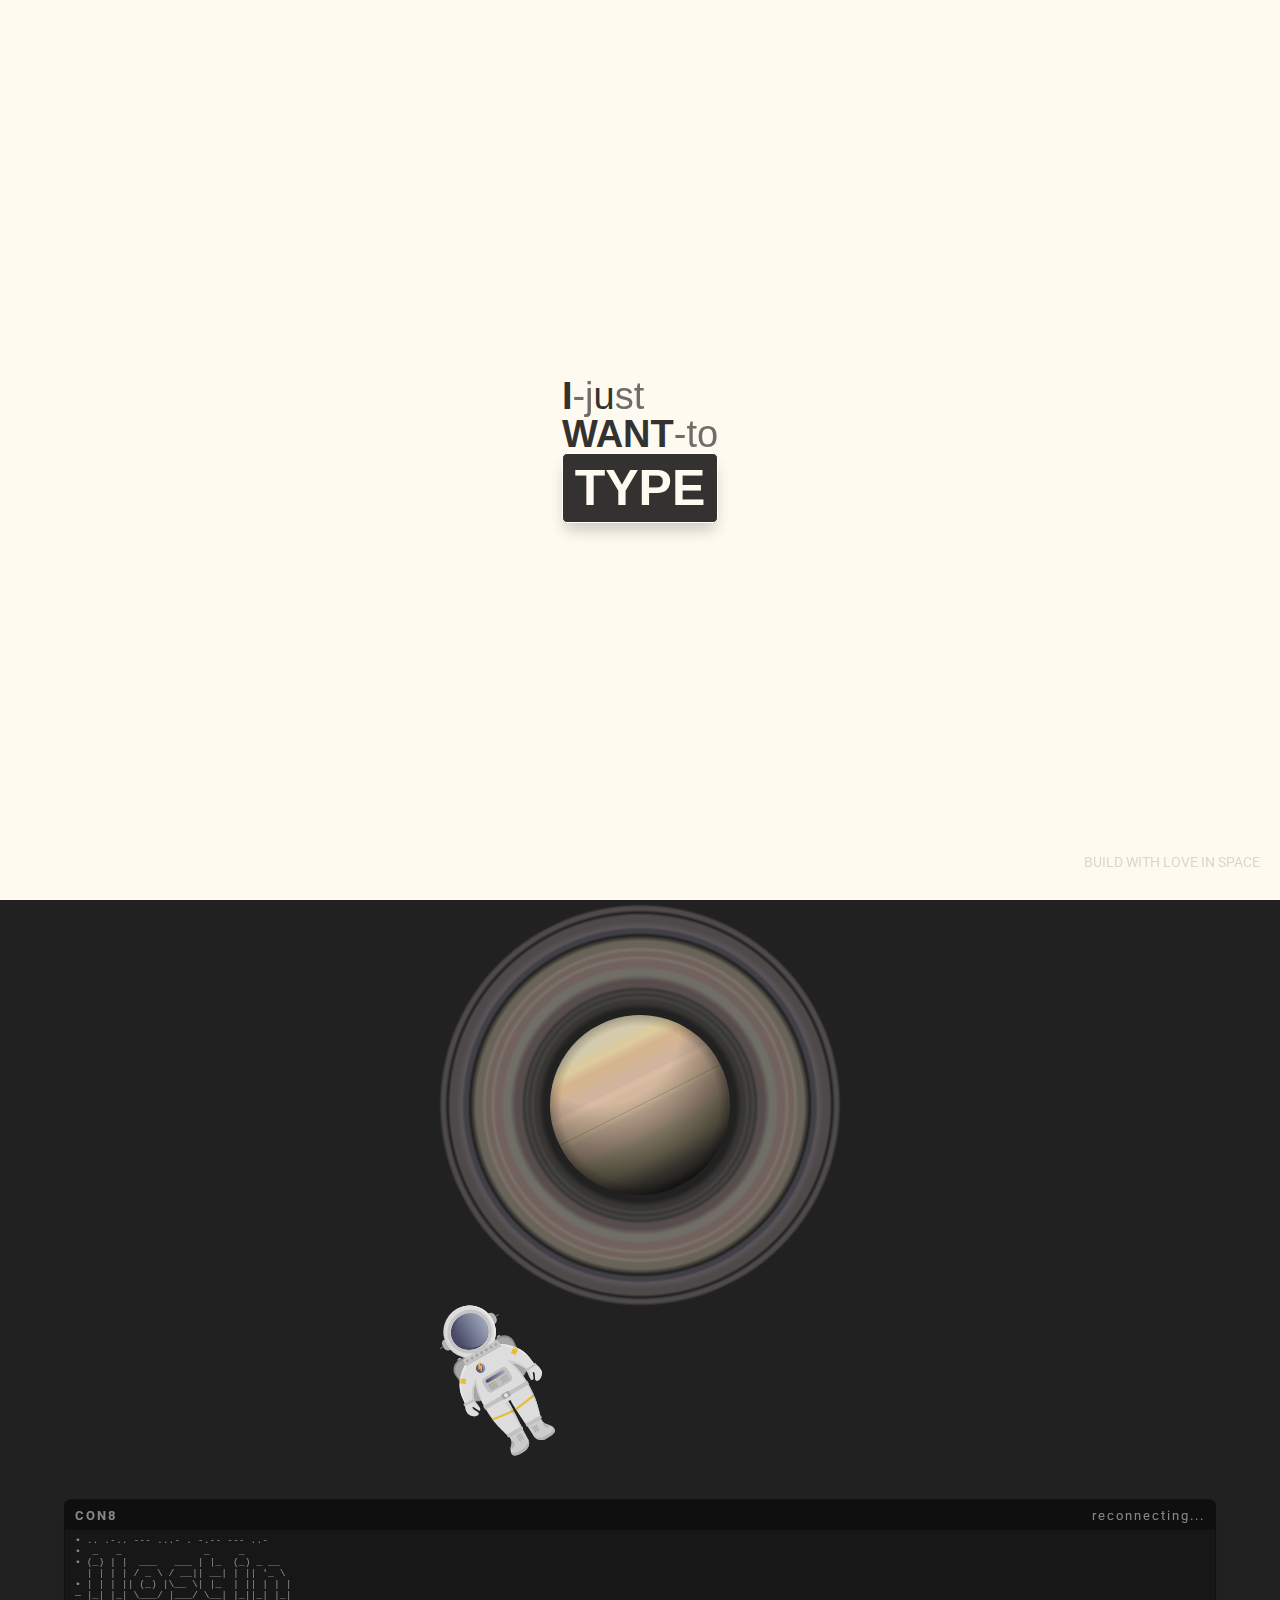
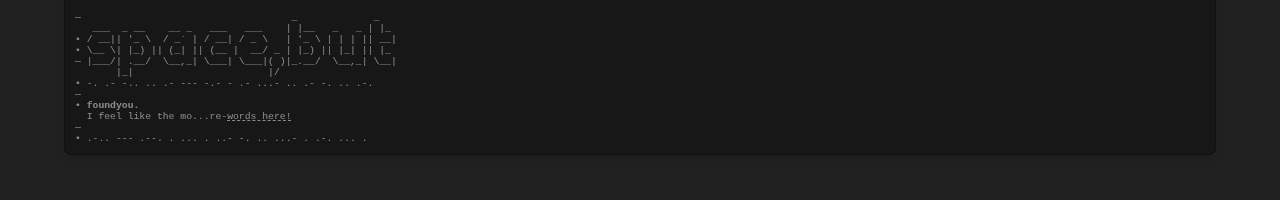
<file: nor/dispace.html>
<!doctype html>
<html>
  <head>
    <meta charset="UTF-8">
    <title>Lost in SPACE!</title>
    <meta name="viewport" content="width=device-width, initial-scale=1.0"/>
    <meta name="theme-color" content="#333230">
    <link rel="canonical" href="https://diansandiutama.github.io/nor/dispace" />
    <meta name="description" content="But, I Found You!" />
    <link href='https://fonts.googleapis.com/css?family=Roboto:300,400italic,400,500,500italic,700,700italic' rel='stylesheet' type='text/css'/>
    <script src="https://ajax.googleapis.com/ajax/libs/jquery/3.3.1/jquery.min.js"></script>
    <style>
#main,
.glitch-card {
  height: 100vh;
  display: flex
}

#main,
.msg-notif,
.overlay-card,
.sender-img {
  overflow: hidden
}

.glitch:after,
.glitch:before {
  content: attr(data-text);
  position: absolute;
  top: 0;
  clip: rect(0, 900px, 0, 0);
  color: #fffaf0
}

#main,
.glitch,
.glitch-card,
.iamlost,
.planet,
.saturn {
  position: relative
}

.more,
.read-msg:hover {
  text-decoration: underline
}

* {
  padding: 0;
  margin: 0
}

.clear {
  clear: both;
  display: block;
  content: ''
}

.glitch-card {
  justify-content: center;
  align-items: center;
  font-family: Arial, Helvetica, sans-serif;
  background: #fffaf0;
  color: #4d4b48
}

.glitch-parrent,
.glitch:after,
.glitch:before {
  background: #333230;
  overflow: hidden
}

.glitch-p p {
  z-index: 2;
  width: auto;
  margin: 0;
  font-size: 38px;
  line-height: 1
}

.glitch-parrent {
  z-index: 2;
  color: #fffaf0;
  font-size: 50px;
  font-weight: bolder;
  padding-top: 5px;
  padding-bottom: 5px;
  text-align: center;
  border-radius: 5px;
  border: 1px solid #fffefb;
  box-shadow: 0 10px 15px -3px rgba(0, 0, 0, .1), 0 10px 15px -3px rgba(0, 0, 0, .1)
}

@keyframes noise-anim {
  0% {
    clip: rect(57px, 9999px, 91px, 0)
  }

  5% {
    clip: rect(5px, 9999px, 90px, 0)
  }

  10% {
    clip: rect(15px, 9999px, 74px, 0)
  }

  15%,
  35% {
    clip: rect(88px, 9999px, 73px, 0)
  }

  20% {
    clip: rect(26px, 9999px, 26px, 0)
  }

  25% {
    clip: rect(80px, 9999px, 46px, 0)
  }

  30% {
    clip: rect(96px, 9999px, 44px, 0)
  }

  40% {
    clip: rect(56px, 9999px, 72px, 0)
  }

  45% {
    clip: rect(59px, 9999px, 32px, 0)
  }

  50% {
    clip: rect(2px, 9999px, 40px, 0)
  }

  55% {
    clip: rect(28px, 9999px, 74px, 0)
  }

  60% {
    clip: rect(34px, 9999px, 54px, 0)
  }

  65% {
    clip: rect(62px, 9999px, 46px, 0)
  }

  70% {
    clip: rect(95px, 9999px, 100px, 0)
  }

  75% {
    clip: rect(70px, 9999px, 60px, 0)
  }

  80% {
    clip: rect(71px, 9999px, 96px, 0)
  }

  85% {
    clip: rect(6px, 9999px, 70px, 0)
  }

  90% {
    clip: rect(77px, 9999px, 75px, 0)
  }

  95% {
    clip: rect(5px, 9999px, 62px, 0)
  }

  100% {
    clip: rect(90px, 9999px, 75px, 0)
  }
}

.glitch:after {
  left: 2px;
  text-shadow: -1px 0 #fff0f5;
  animation: 15s linear 3s infinite alternate-reverse noise-anim
}

@keyframes noise-anim-2 {
  0% {
    clip: rect(63px, 9999px, 49px, 0)
  }

  5% {
    clip: rect(44px, 9999px, 64px, 0)
  }

  10% {
    clip: rect(87px, 9999px, 52px, 0)
  }

  15% {
    clip: rect(25px, 9999px, 7px, 0)
  }

  20% {
    clip: rect(64px, 9999px, 27px, 0)
  }

  25% {
    clip: rect(66px, 9999px, 57px, 0)
  }

  30% {
    clip: rect(34px, 9999px, 32px, 0)
  }

  35% {
    clip: rect(45px, 9999px, 6px, 0)
  }

  40% {
    clip: rect(44px, 9999px, 65px, 0)
  }

  45% {
    clip: rect(43px, 9999px, 70px, 0)
  }

  50% {
    clip: rect(12px, 9999px, 89px, 0)
  }

  55% {
    clip: rect(63px, 9999px, 51px, 0)
  }

  60% {
    clip: rect(29px, 9999px, 7px, 0)
  }

  65% {
    clip: rect(12px, 9999px, 38px, 0)
  }

  70% {
    clip: rect(26px, 9999px, 9px, 0)
  }

  75% {
    clip: rect(19px, 9999px, 42px, 0)
  }

  80% {
    clip: rect(34px, 9999px, 33px, 0)
  }

  85% {
    clip: rect(97px, 9999px, 60px, 0)
  }

  90% {
    clip: rect(68px, 9999px, 27px, 0)
  }

  95% {
    clip: rect(59px, 9999px, 65px, 0)
  }

  100% {
    clip: rect(29px, 9999px, 86px, 0)
  }
}

.glitch:before {
  left: -2px;
  text-shadow: 1px 0 #f0fffa;
  animation: 7s linear infinite alternate-reverse noise-anim-2
}

#main {
  background: #212121;
  align-items: center;
  justify-content: center
}

.iamlost,
.planet {
  margin: 0;
  width: auto;
  height: 50vh;
  z-index: 9
}

.iamlost {
  opacity: .9;
  width: 30%;
  animation: 80s infinite alternate floating
}

@keyframes floating {

  0%,
  100% {
    transform: translate(200px, 100px) rotate(60deg)
  }

  25% {
    transform: translate(100px, 100px) rotate(0)
  }

  50% {
    transform: translate(250px, -200px) rotate(-60deg)
  }

  75% {
    transform: translate(100px, -100px) rotate(0)
  }
}

.saturn {
  margin-top: -55%;
  width: 10em;
  height: 10em;
  font-size: 40px;
  transform: rotateZ(-26.73deg)
}

.alone,
.overlay-card,
.rings,
.stars {
  position: absolute
}

.saturn::after,
.saturn::before {
  content: '';
  position: absolute;
  width: 4.5em;
  height: 4.5em;
  background: radial-gradient(circle at top, transparent 40%, #000), radial-gradient(transparent 62%, #000), linear-gradient(#d4cbae 0, #d4cbae 10%, #ddcb9d 15%, #ddcb9d 17%, #d5b58f 22%, #d5b58f 26%, #d0b49e 32%, #d0b49e 36%, #dabca2 37%, #dabca2 39%, #d3b89d 41%, #d3b89d 49%, #cdba9c 51%, #cdba9c 52%, #cab099 53%, #cab099 65%, #beb191 68%, #beb191 80%, #969082 91%, #969082 95%, #838175 97%, #838175 100%);
  border-radius: 50%;
  left: calc((20em - 9em)/ 4);
  top: calc((20em - 9em)/ 4)
}

.saturn::before {
  clip-path: inset(50% 0 0 0)
}

.saturn::after {
  clip-path: inset(0 0 50% 0)
}

.rings {
  width: inherit;
  height: inherit;
  background: radial-gradient(rgba(24, 19, 25, 0) 0, rgba(53, 52, 51, 0) 34%, #373634 36%, #383735 37%, #444342 38%, #383735 39%, #444342 40%, #383735 41%, #574d4c 42%, #574d4c 44%, #716e67 46%, #716e67 48%, #71625d 49%, #71625d 51%, #7a7369 52%, #71625d 53%, #71625d 54%, #7a7369 55%, #6a6359 56%, #6a6359 58%, rgba(79, 76, 76, 0) 60%, #414046 61%, #414046 62%, #5a5559 63%, #4e4a49 65%, #4e494a 67%, rgba(78, 73, 74, 0) 68%, #4e494b 69%, #4e494b 70%, rgba(78, 73, 76, 0) 71%, rgba(77, 72, 76, 0) 72%, rgba(24, 19, 25, 0) 100%);
  animation: 5s infinite alternate spin
}

.alone {
  width: 90%;
  bottom: 50%;
  z-index: 99;
  text-align: center
}

.alone h2 {
  font-size: 45px;
  font-weight: 800;
  color: #fafafa;
  mix-blend-mode: difference;
  margin: 0;
  padding: 0
}

.gone {
  color: #212121;
  text-shadow: 0 0 20px rgba(255, 255, 255, .02)
}

.overlay-card {
  border-radius: 7px;
  backdrop-filter: blur(1px);
  z-index: 10;
  left: 5%;
  right: 5%;
  bottom: 5%;
  background: rgba(0, 0, 0, .3);
  box-shadow: 0 1px 1px rgba(3, 7, 18, .02), 0 5px 4px rgba(3, 7, 18, .03), 0 12px 9px rgba(3, 7, 18, .05);
  color: #fffdff;
  font-family: -apple-system, BlinkMacSystemFont, 'Segoe UI', Roboto, Oxygen, Ubuntu, Cantarell, 'Open Sans', 'Helvetica Neue', monospace;
  border: 1px solid rgba(0, 0, 0, .3)
}

.overlay-card-head {
  letter-spacing: 2px;
  background: rgba(0, 0, 0, .35);
  color: rgba(255, 253, 255, .5);
  height: 30px;
  font-size: 80%;
  font-style: Helvetica;
  display: flex;
  align-items: center;
  justify-content: space-between;
  padding: 0 10px
}

.overlay-card-head span {
  animation: 1s infinite alternate blink
}

.overlay-msg-wrap {
  padding: 5px 10px 10px;
  margin: 0;
  opacity: .5;
  font-style: monospace;
  font-size: 75%
}

.main-msg,
.open-msg {
  width: 100%;
  margin: 0 auto
}

.open-msg {
  height: calc(65% - 30px)
}

.main-msg {
  height: 35%;
  padding: 0
}

.more {
  font-size: inherit;
  padding: 0;
  margin: 0;
  background: 0 0;
  border: none;
  text-decoration-style: dashed;
  color: inherit
}

.new-msg,
.stars {
  border-radius: 5px
}

@keyframes blink {
  0% {
    opacity: .2
  }

  100% {
    opacity: .6
  }
}

@keyframes spin {

  0%,
  100% {
    transform: rotateX(75deg) scale(1)
  }

  25%,
  75% {
    transform: rotateX(75deg) scale(1.0085)
  }

  50% {
    transform: rotateX(75deg) scale(1.0055)
  }
}

.core {
  font-size: 15px;
  width: auto;
  transition: .6s ease-in-out;
  font-family: Roboto, sans-serif;
  font-weight: 400;
  line-height: 1.8;
  -webkit-font-smoothing: antialiased;
  color: #202124;
  display: none
}

.showthis {
  padding: 20px 20px 80px;
  display: block;
  transition: .7s ease-in-out
}

.core h2 {
  font-size: 28px;
  line-height: 40px;
  font-family: Android Euclid, Roboto, sans-serif;
  font-weight: 500;
  margin: 20px 0 0
}

.ended,
.started {
  display: block;
  text-align: center
}

.started {
  margin: 20px 0 5px
}

.ended {
  margin: 20px 0
}

.new-msg {
  display: block;
  font-size: 14px;
  margin: 16px 0;
  padding: 15px;
  background: #eceff1;
  border: 1px solid #f5f5f5
}

.read-msg {
  color: inherit;
  font-weight: 700
}

.msg-notif {
  display: flex;
  height: 0;
  background: #eceff1;
  margin: 0 auto;
  width: 100%;
  border-radius: 5px;
  position: relative;
  border: 1px solid #f5f5f5;
  transform: translateY(-120px);
  transition: .5s ease-in-out;
  opacity: 0
}

.msg-notif.readed {
  height: 100%;
  transform: translateY(0);
  opacity: 1
}

.msg-notif::before {
  z-index: 0;
  content: ' ';
  display: block;
  position: absolute;
  left: 0;
  top: 0;
  width: 100%;
  height: 100%;
  opacity: .045;
  background-image: url('https://theabbie.github.io/blog/assets/official-whatsapp-background-image.jpg');
  background-repeat: no-repeat;
  background-position: 50% 0;
  background-size: cover
}

.profile-sender {
  display: flex;
  align-items: flex-start;
  justify-content: center;
  width: 65px;
  padding: 10px 5px 10px 10px;
  z-index: 1
}

.msg-summary {
  z-index: 1;
  width: calc(100% - 75px);
  font-size: 14px;
  line-height: 1.5;
  margin: 0;
  padding: 10px 10px 10px 5px
}

.msg-summary h3 {
  font-size: 16px;
  display: block;
  margin: 0 0 3px;
  line-height: 1
}

.sender-img {
  background: linear-gradient(to bottom, #0a2342, #283e51);
  width: 55px;
  height: 55px;
  border: 2px solid #696969;
  border-radius: 8%
}

.sender-img img {
  transform: rotate(30.5deg) scale(1.1);
  margin: 15px 0 0 2px
}

.timestamp {
  position: absolute;
  top: 10px;
  right: 10px;
  font-size: 11px;
  line-height: 1
}

.ucapan {
  color: #ff4500
}

.credit {
  font-size: 14px;
  font-family: -apple-system, BlinkMacSystemFont, 'Segoe UI', Roboto, Oxygen, Ubuntu, Cantarell, 'Open Sans', 'Helvetica Neue', sans-serif;
  position: fixed;
  z-index: 999;
  bottom: 20px;
  right: 0;
  opacity: .15;
  padding: 10px 20px 10px 10px;
  transition: .5s;
  border-radius: 4px 0 0 4px
}

.credit:hover {
  opacity: .48;
  background: #eceff1
}

.blur {
  opacity: 0;
  transform: translateY(15px);
  transition: none
}

.blur.show {
  opacity: 1;
  transform: translateY(0);
  transition: .5s cubic-bezier(.01, .07, .02, .08) 5s
}

.glitch-parrent.show {
  transition-delay: 6.5s
}

.i-text.show {
  transition: .4s ease-in-out .8s
}

.want-text.show {
  transition: .4s ease-in-out 1.3s
}

.u-text.show {
  transition: .8s ease-in-out 1.8s
}

.i-text,
.u-text,
.want-text {
  color: #333230
}

.j-text.show,
.st-text.show,
.text-t1.show,
.text-t2.show,
.to-text.show {
  opacity: .8
}
    </style>
    <script>
    $(document).ready(function() {
      $('.blur').addClass('show');
    });
          $(document).ready(function() {
            $("a").on('click', function(event) {
              if (this.hash !== "") {
                event.preventDefault();
                var hash = this.hash;
                $('html, body').animate({
                  scrollTop: $(hash).offset().top
                }, 800, function() {
                  window.location.hash = hash;
                });
              }
            });
          });

    </script>
  </head>
  <body>
    <div id="top"></div>
<div id="container-one" class="bungkus">
    <div class="glitch-card">
      <div class="glitch-p">
        <p><b class="i-text blur">I</b><span class="text-t1 blur">-</span><span class="j-text blur">j</span><span class="u-text blur">u</span><span class="st-text blur">st</span><br/>
        <b class="want-text blur"><span class="want-text blur">WANT</spnza></b><span class="text-t2 blur">-</span><span class="to-text blur">to</span></p>
        <div class="glitch-parrent blur"><span class="glitch" data-text="TALK">TYPE</span></div>
      </div>
    </div>
    <div id="main">
      <div class="planet">
        <div class="saturn">
          <span class="rings"></span>
        </div>
        <div class="iamlost">
          <img src="https://diansandiutama.github.io/nor/img/astronaut.svg">
        </div>
      </div>
      <div class="overlay-card">
        <div class="overlay-card-head"><b>CON8</b><span>reconnecting...</span></div>
        <pre class="overlay-msg-wrap"><code class="open-msg">• .. .-.. --- ...- . -.-- --- ..-
•  _   _              _     _
• (_) | |  ___   ___ | |_  (_) _ __
  | | | | / _ \ / __|| __| | || '_ \
• | | | || (_) |\__ \| |_  | || | | |
— |_| |_| \___/ |___/ \__| |_||_| |_|
      
—                                    _             _
   ___  _ __    __ _   ___   ___    | |__   _   _ | |_
• / __|| '_ \  / _` | / __| / _ \   | '_ \ | | | || __|
• \__ \| |_) || (_| || (__ |  __/ _ | |_) || |_| || |_
— |___/| .__/  \__,_| \___| \___|( )|_.__/  \__,_| \__|
       |_|                       |/
• -. .- -.. .. .- --- -.- - .- ...- .. .- -. .. .-.
—
</code><code class="main-msg">• <span class="title-msg"><b>foundyou.</b></span>
<span>  I feel like the mo...re-<a href="#core" class="more">words here!</a></span>
</code>—<br/><code class="last-bar">• .-.. --- .--. . ... . ..- -. .. ...- . .-. ... .</code></pre>
      </div>
      <div class="alone">
        <h2><span class="gone">LOST</span></h2>
      </div>
    </div>

    <div id ="core" class="core">
      <span class="started">••—</span>
      <h2>st Luckiest Person in This Universe</h2>
      Singkat aja, intinya aku ngerasa beruntung banget kenal kamu. Lihat Astronot di atas, sendirian, melayang-layang, begitulah kondisi <i>Ma_ .... ._ _. _._ ...</i>
      <h2>Your Day, also The Universe</h2>
      Bukan cuma spesial bagimu, semesta juga. Cukup panjang sih ini. <i>Kal._.. ___ ..._ .</i>
      <span class="ended">••</span>
      <div class="new-msg" id="new-msg"><b>MAS.</b> mengirimkan pesan, <a class="read-msg" href="#msg-box">baca sekarang!</a>
      </div>
      <div class="msg-notif" id="msg-box">
        <div class="profile-sender">
          <div class="sender-img">
            <img src="https://diansandiutama.github.io/nor/img/astronaut.svg">
          </div>
        </div>
        <div class="msg-summary" id="summary"><h3>mas yan.</h3>Assalamualaikum.<br/>Selamat malam.<br/>Nuwun sewuu..<br/>Punteeenn...
        </div>
        <span class="timestamp">00:00</span>

        <div class="clear"></div>
      </div>
    </div>

</div>
    <span class="credit">BUILD WITH LOVE IN SPACE</span>
    <script> 
function typewriter() {
  for (; iRow < iIndex;) {
    a += aText[iRow++] + "<br/>";
  }
  b.innerHTML = a + aText[iIndex].substring(0, iTextPos);
  iTextPos++ == iArrLength ? (iTextPos = 0, ++iIndex != aText.length && (iArrLength = aText[iIndex].length, setTimeout("typewriter()", 300))) : setTimeout("typewriter()", 30);
}
var show = document.querySelector(".more"), coreContent = document.getElementById("core"), readMsg = document.querySelector(".read-msg"), aText = "...;...;...;Ai-cekermen?;Hey WIBU Kroyaaaa!;Woyyyy!!! Pacar Jimin.;P;P;P;Ibu Menteri Kelautan?;HEH Nadya.;Aiii;Nanad;<i>stiker;stiker;stiker;stiker</i>;Eneng geulis,;Kadieuuu;Tingali, tingaliiii,;Aa punya nganuu....;Alah siah boy boyy,;Si paling Sunda!;ckck;<i>stiker;stiker</i>;huh;markispam;mari;ki;ta;s;p;a;m;<i>stiker</i>;dalah;baringuuuung;gatau;males;pen;beli;trek;<i>stiker</i>;<b><small><i><a href='/nor/distarium.html'>888+ more messages!</a></i></small></b>".split(";"), 
iArrLength = aText.length, iIndex = 0, iScrollAt = 999, iTextPos = 0, a = "<h3>mas yan.</h3>Assalamualaikum.<br/>Selamat malam.<br/>Nuwun sewuu..<br/>Punteeenn...<br/>", b = document.getElementById("summary"), iRow = Math.max(0, iIndex - iScrollAt);
show.addEventListener("click", function() {
  coreContent.classList.toggle("showthis");
});
readMsg.addEventListener("click", function() {
  document.getElementById("new-msg").style.display = "none";
  document.getElementById("msg-box").classList.toggle("readed");
  typewriter();
});
    </script>
  </body>
</html>
</file>
